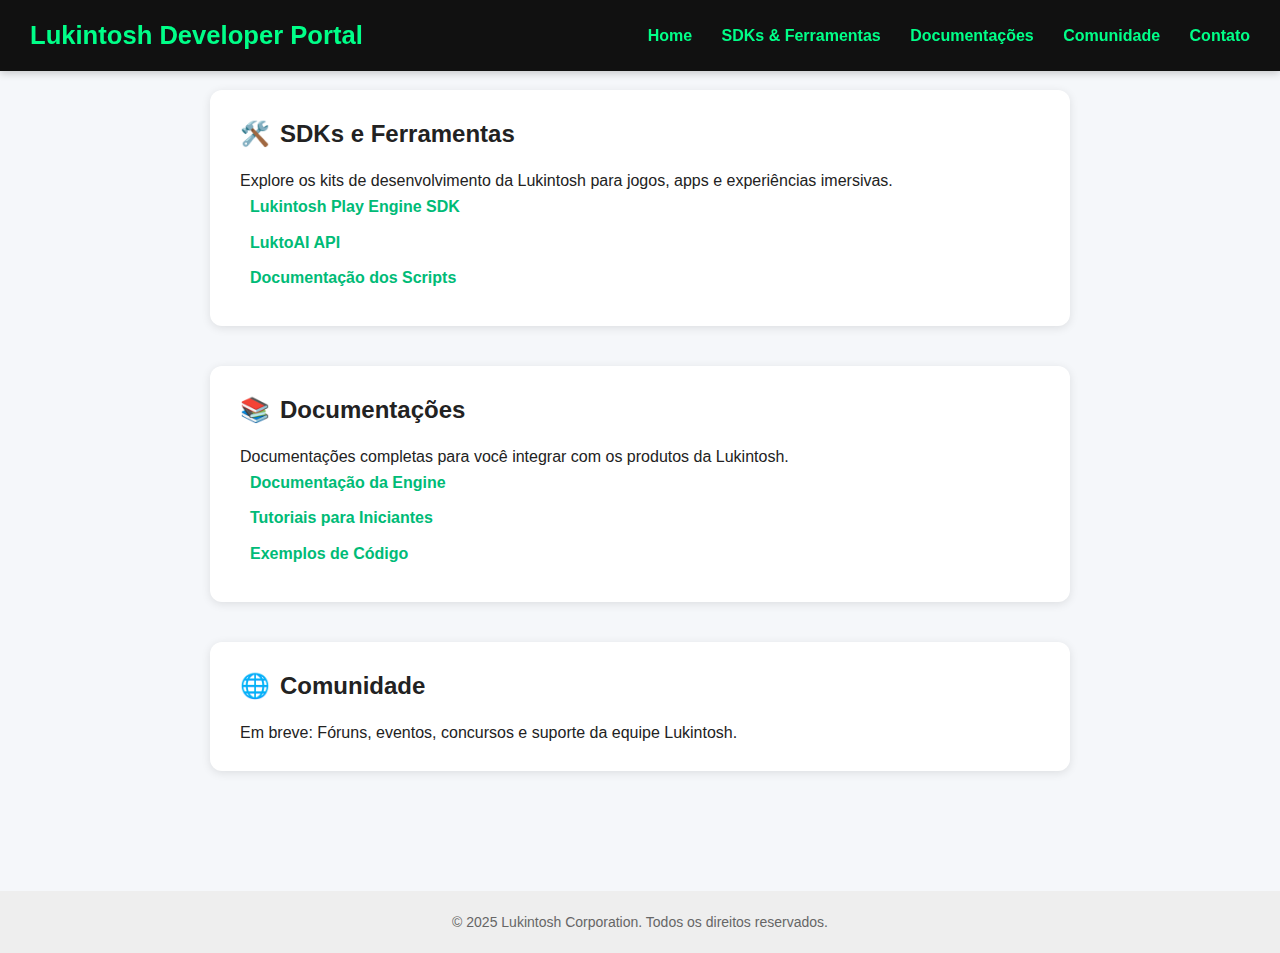
<file: index.html>
<!DOCTYPE html>
<html lang="pt-BR">
<head>
  <meta charset="UTF-8" />
  <meta name="viewport" content="width=device-width, initial-scale=1" />
  <title>Portal para Desenvolvedores | Lukintosh</title>
  <style>
    /* Reset básico */
    * {
      margin: 0;
      padding: 0;
      box-sizing: border-box;
    }
    body {
      font-family: 'Segoe UI', Tahoma, Geneva, Verdana, sans-serif;
      background: #f5f7fa;
      color: #222;
      line-height: 1.6;
      padding-top: 70px; /* espaço pro menu fixo */
    }
    header {
      position: fixed;
      top: 0;
      left: 0;
      width: 100%;
      background-color: #111;
      color: #00ff88;
      padding: 15px 30px;
      box-shadow: 0 2px 8px rgba(0,0,0,0.2);
      z-index: 1000;
      display: flex;
      align-items: center;
      justify-content: space-between;
    }
    header h1 {
      font-size: 1.6rem;
      user-select: none;
    }
    nav a {
      color: #00ff88;
      text-decoration: none;
      margin-left: 25px;
      font-weight: 600;
      transition: color 0.3s ease;
    }
    nav a:hover {
      color: #00cc66;
    }
    main {
      max-width: 900px;
      margin: 0 auto;
      padding: 20px;
    }
    section {
      margin-bottom: 40px;
    }
    .card {
      background: #fff;
      border-radius: 12px;
      box-shadow: 0 2px 10px rgba(0,0,0,0.1);
      padding: 25px 30px;
      transition: transform 0.3s ease, box-shadow 0.3s ease;
      cursor: default;
    }
    .card:hover {
      transform: translateY(-6px);
      box-shadow: 0 6px 30px rgba(0,0,0,0.15);
    }
    .card h2 {
      margin-bottom: 15px;
      display: flex;
      align-items: center;
      font-size: 1.5rem;
      gap: 10px;
    }
    /* Ícones simples com emojis */
    .icon-sdk::before { content: "🛠️"; }
    .icon-docs::before { content: "📚"; }
    .icon-community::before { content: "🌐"; }

    ul {
      list-style: none;
      padding-left: 10px;
    }
    li {
      margin-bottom: 10px;
    }
    a {
      color: #00bb77;
      text-decoration: none;
      font-weight: 600;
      transition: color 0.3s ease;
    }
    a:hover {
      color: #009955;
      text-decoration: underline;
    }
    footer {
      text-align: center;
      padding: 20px;
      font-size: 14px;
      background: #eee;
      color: #666;
      margin-top: 60px;
    }

    /* Responsividade */
    @media (max-width: 600px) {
      header {
        flex-direction: column;
        padding: 10px 15px;
        gap: 10px;
      }
      nav a {
        margin-left: 0;
        margin-right: 15px;
      }
      main {
        padding: 15px 10px;
      }
    }
  </style>
</head>
<body>
  <header>
    <h1>Lukintosh Developer Portal</h1>
    <nav>
       <a href="index.html">Home</a>
      <a href="sdks.html">SDKs & Ferramentas</a>
      <a href="docs.html">Documentações</a>
      <a href="community.html">Comunidade</a>
      <a href="contato.html">Contato</a>
    </nav>
  </header>

  <main>
    <section id="sdks" class="card">
      <h2 class="icon-sdk">SDKs e Ferramentas</h2>
      <p>Explore os kits de desenvolvimento da Lukintosh para jogos, apps e experiências imersivas.</p>
      <ul>
        <li><a href="#">Lukintosh Play Engine SDK</a></li>
        <li><a href="#">LuktoAI API</a></li>
        <li><a href="#">Documentação dos Scripts</a></li>
      </ul>
    </section>

    <section id="docs" class="card">
      <h2 class="icon-docs">Documentações</h2>
      <p>Documentações completas para você integrar com os produtos da Lukintosh.</p>
      <ul>
        <li><a href="#">Documentação da Engine</a></li>
        <li><a href="#">Tutoriais para Iniciantes</a></li>
        <li><a href="#">Exemplos de Código</a></li>
      </ul>
    </section>

    <section id="community" class="card">
      <h2 class="icon-community">Comunidade</h2>
      <p>Em breve: Fóruns, eventos, concursos e suporte da equipe Lukintosh.</p>
    </section>
  </main>

  <footer>
    &copy; 2025 Lukintosh Corporation. Todos os direitos reservados.
  </footer>
</body>
</html>
</file>
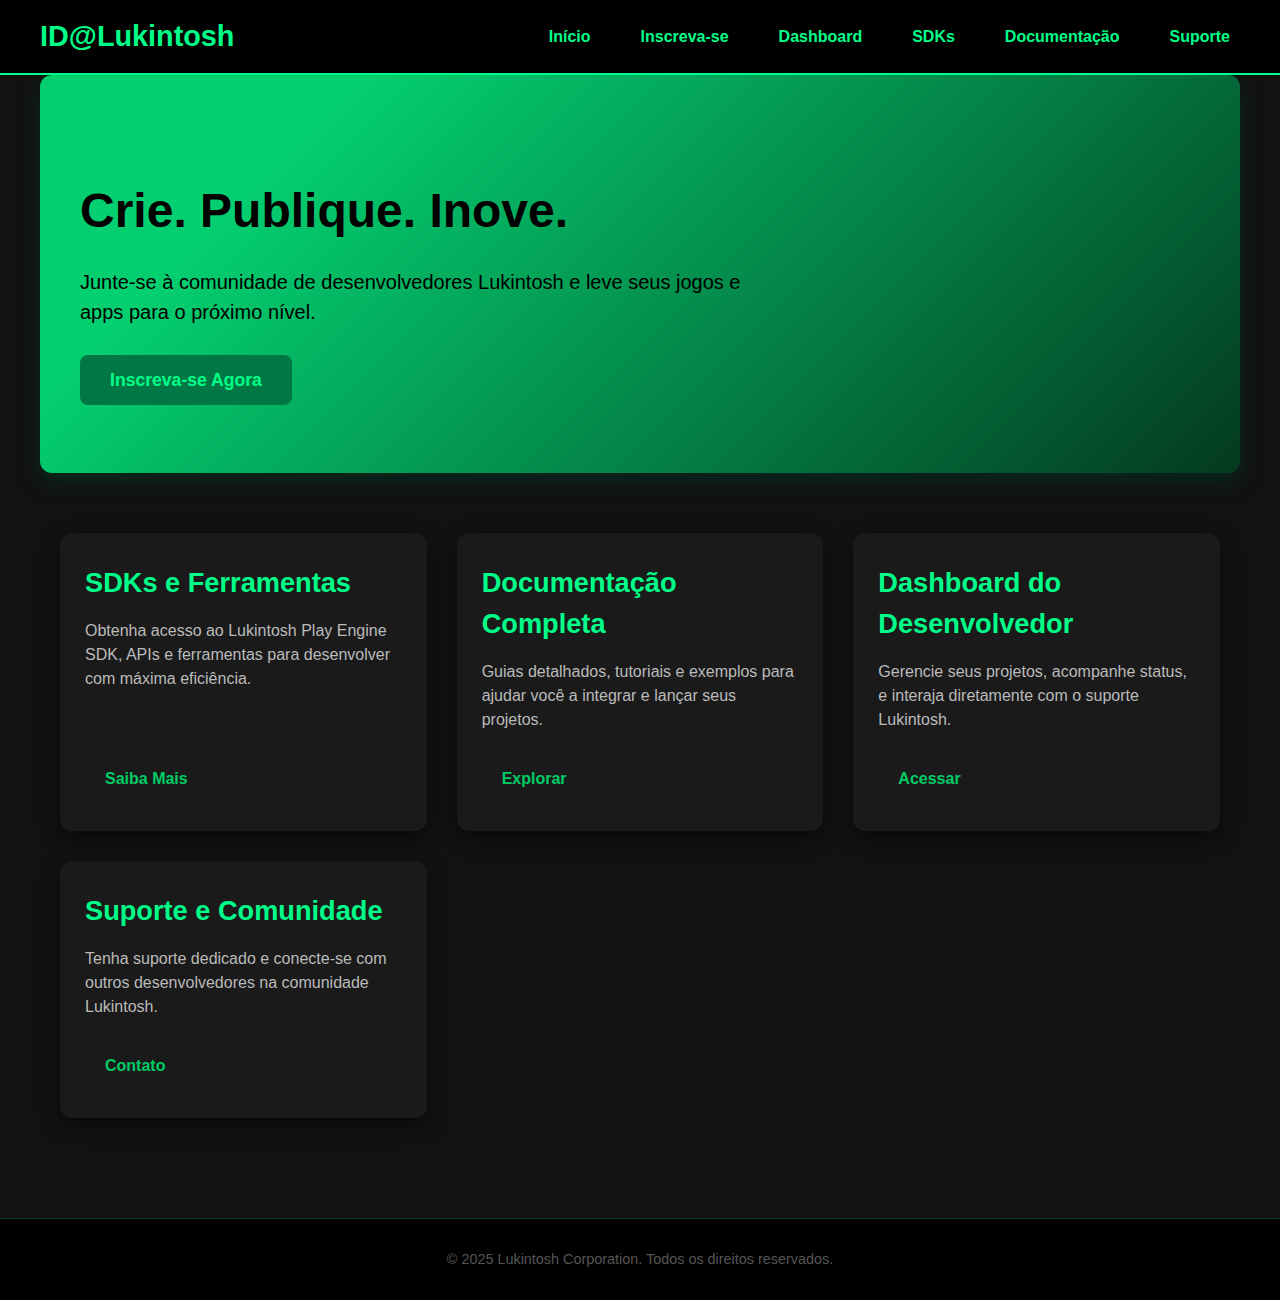
<file: public/index.html>
<!DOCTYPE html>
<html lang="pt-BR">
<head>
<meta charset="UTF-8" />
<meta name="viewport" content="width=device-width, initial-scale=1" />
<title>ID@Lukintosh - Portal de Desenvolvedores</title>
<style>
  /* Reset */
  * {
    margin: 0; padding: 0; box-sizing: border-box;
  }
  body {
    font-family: 'Segoe UI', Tahoma, Geneva, Verdana, sans-serif;
    background: #121212;
    color: #ddd;
    line-height: 1.5;
    min-height: 100vh;
  }
  header {
    position: fixed;
    width: 100%;
    top: 0; left: 0;
    background: #000;
    border-bottom: 2px solid #00ff88;
    display: flex;
    justify-content: space-between;
    align-items: center;
    padding: 15px 40px;
    z-index: 9999;
  }
  header h1 {
    font-weight: 700;
    color: #00ff88;
    font-size: 1.8rem;
    user-select: none;
  }
  nav {
    display: flex;
    gap: 30px;
  }
  nav a {
    text-decoration: none;
    color: #00ff88;
    font-weight: 600;
    font-size: 1rem;
    padding: 6px 10px;
    border-radius: 4px;
    transition: background-color 0.25s ease;
  }
  nav a:hover, nav a:focus {
    background: #007744;
    outline: none;
  }
  /* Hero */
  .hero {
    margin-top: 75px;
    background: linear-gradient(135deg, #00ff88cc 20%, #004422cc 100%);
    padding: 100px 40px 80px;
    color: #000;
    text-align: left;
    max-width: 1200px;
    margin-left: auto;
    margin-right: auto;
    border-radius: 12px;
    box-shadow: 0 8px 20px #003322aa;
  }
  .hero h2 {
    font-size: 3rem;
    margin-bottom: 20px;
    font-weight: 900;
  }
  .hero p {
    font-size: 1.25rem;
    max-width: 700px;
    margin-bottom: 40px;
  }
  .btn-primary {
    background: #007744;
    color: #00ff88;
    padding: 15px 30px;
    font-weight: 700;
    font-size: 1.1rem;
    border: none;
    border-radius: 8px;
    cursor: pointer;
    transition: background 0.3s ease;
    text-decoration: none;
  }
  .btn-primary:hover, .btn-primary:focus {
    background: #004411;
    color: #00cc66;
    outline: none;
  }
  main {
    max-width: 1200px;
    margin: 60px auto 100px;
    padding: 0 20px;
    display: grid;
    grid-template-columns: repeat(auto-fit, minmax(320px, 1fr));
    gap: 30px;
  }
  .card {
    background: #1a1a1a;
    border-radius: 12px;
    box-shadow: 0 6px 18px #0008;
    padding: 30px 25px;
    display: flex;
    flex-direction: column;
    justify-content: space-between;
    transition: transform 0.3s ease, box-shadow 0.3s ease;
  }
  .card:hover, .card:focus-within {
    transform: translateY(-8px);
    box-shadow: 0 12px 30px #000c;
  }
  .card h3 {
    font-size: 1.7rem;
    color: #00ff88;
    margin-bottom: 15px;
  }
  .card p {
    color: #bbb;
    flex-grow: 1;
  }
  .card a {
    margin-top: 25px;
    align-self: flex-start;
    font-weight: 700;
    color: #00cc66;
    text-decoration: none;
    font-size: 1rem;
    padding: 8px 18px;
    border: 2px solid transparent;
    border-radius: 6px;
    transition: background-color 0.3s ease, border-color 0.3s ease;
  }
  .card a:hover, .card a:focus {
    background-color: #003311;
    border-color: #00cc66;
    outline: none;
  }
  footer {
    background: #000;
    padding: 30px 20px;
    text-align: center;
    color: #555;
    font-size: 0.9rem;
    border-top: 1px solid #004422;
  }

  /* Responsivo */
  @media(max-width: 700px) {
    .hero h2 {
      font-size: 2rem;
    }
    main {
      grid-template-columns: 1fr;
      margin: 40px auto 80px;
    }
    nav {
      gap: 15px;
    }
  }
</style>
</head>
<body>

<header>
  <h1>ID@Lukintosh</h1>
  <nav role="navigation" aria-label="Menu principal">
    <a href="index.html" tabindex="0">Início</a>
    <a href="register.html" tabindex="0">Inscreva-se</a>
    <a href="dashboard.html" tabindex="0">Dashboard</a>
    <a href="sdk-download.html" tabindex="0">SDKs</a>
    <a href="documentacao.html" tabindex="0">Documentação</a>
    <a href="suporte.html" tabindex="0">Suporte</a>
  </nav>
</header>

<section class="hero" role="banner" aria-label="Seja um desenvolvedor Lukintosh">
  <h2>Crie. Publique. Inove.</h2>
  <p>Junte-se à comunidade de desenvolvedores Lukintosh e leve seus jogos e apps para o próximo nível.</p>
  <a href="register.html" class="btn-primary" role="button">Inscreva-se Agora</a>
</section>

<main role="main" aria-label="Benefícios e recursos">
  <article class="card" tabindex="0">
    <h3>SDKs e Ferramentas</h3>
    <p>Obtenha acesso ao Lukintosh Play Engine SDK, APIs e ferramentas para desenvolver com máxima eficiência.</p>
    <a href="sdk-download.html">Saiba Mais</a>
  </article>

  <article class="card" tabindex="0">
    <h3>Documentação Completa</h3>
    <p>Guias detalhados, tutoriais e exemplos para ajudar você a integrar e lançar seus projetos.</p>
    <a href="documentacao.html">Explorar</a>
  </article>

  <article class="card" tabindex="0">
    <h3>Dashboard do Desenvolvedor</h3>
    <p>Gerencie seus projetos, acompanhe status, e interaja diretamente com o suporte Lukintosh.</p>
    <a href="dashboard.html">Acessar</a>
  </article>

  <article class="card" tabindex="0">
    <h3>Suporte e Comunidade</h3>
    <p>Tenha suporte dedicado e conecte-se com outros desenvolvedores na comunidade Lukintosh.</p>
    <a href="suporte.html">Contato</a>
  </article>
</main>

<footer role="contentinfo">
  &copy; 2025 Lukintosh Corporation. Todos os direitos reservados.
</footer>

</body>
</html>
</file>
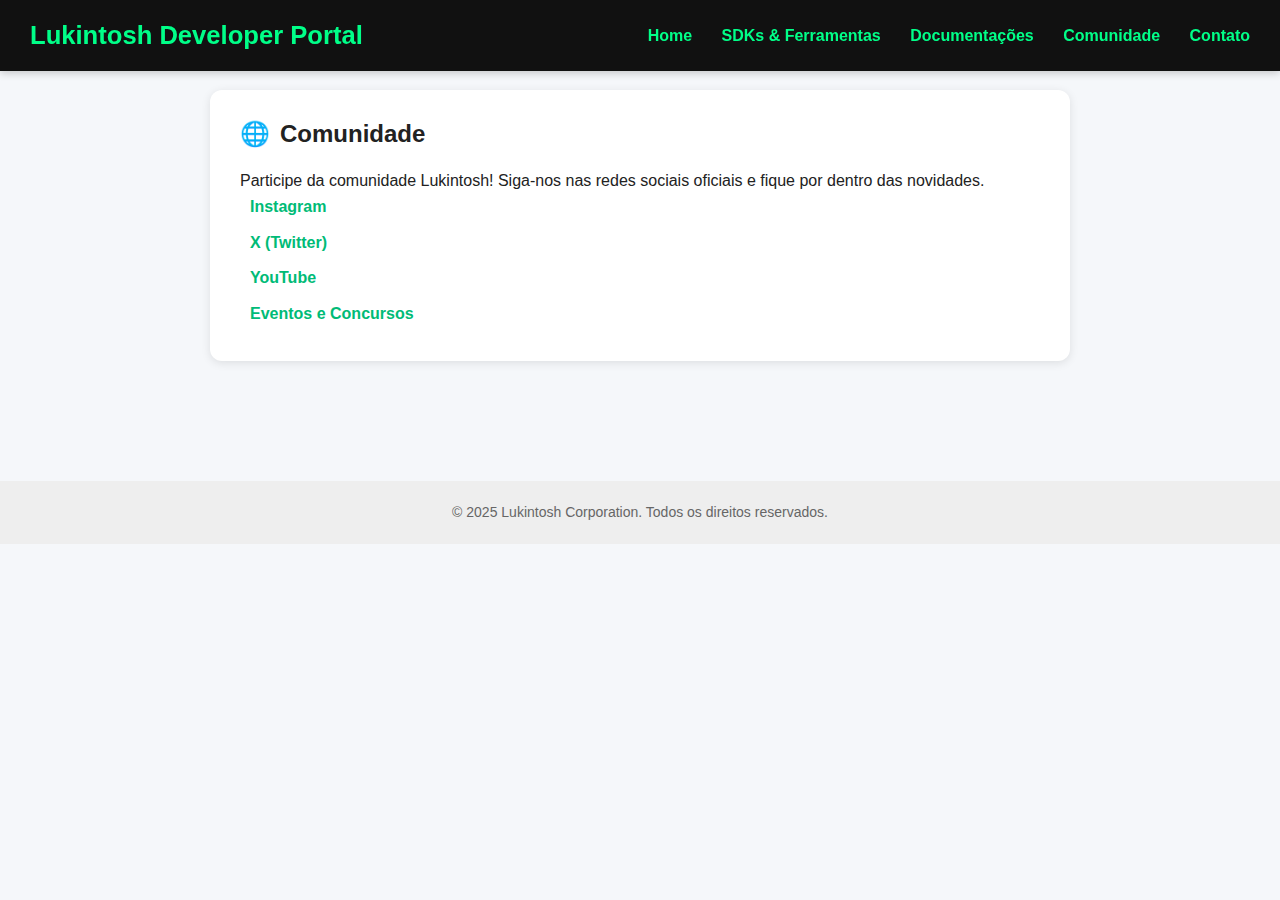
<file: community.html>
<!DOCTYPE html>
<html lang="pt-BR">
<head>
  <meta charset="UTF-8" />
  <meta name="viewport" content="width=device-width, initial-scale=1" />
  <title>Comunidade | Lukintosh Developer Portal</title>
  <link rel="stylesheet" href="style.css" />
</head>
<body>
  <header>
    <h1>Lukintosh Developer Portal</h1>
    <nav>
      <a href="index.html">Home</a>
      <a href="sdks.html">SDKs & Ferramentas</a>
      <a href="docs.html">Documentações</a>
      <a href="community.html">Comunidade</a>
      <a href="contato.html">Contato</a>
    </nav>
  </header>

  <main>
    <section class="card">
      <h2 class="icon-community">Comunidade</h2>
      <p>Participe da comunidade Lukintosh! Siga-nos nas redes sociais oficiais e fique por dentro das novidades.</p>
      <ul>
        <li><a href="https://instagram.com/lukintoshdotcom" target="_blank" rel="noopener noreferrer">Instagram</a></li>
        <li><a href="https://x.com/lukintosh" target="_blank" rel="noopener noreferrer">X (Twitter)</a></li>
        <li><a href="https://www.youtube.com/@TheLukintosh" target="_blank" rel="noopener noreferrer">YouTube</a></li>
        <li><a href="#">Eventos e Concursos</a></li>
      </ul>
    </section>
  </main>

  <footer>
    &copy; 2025 Lukintosh Corporation. Todos os direitos reservados.
  </footer>
</body>
</html>
</file>
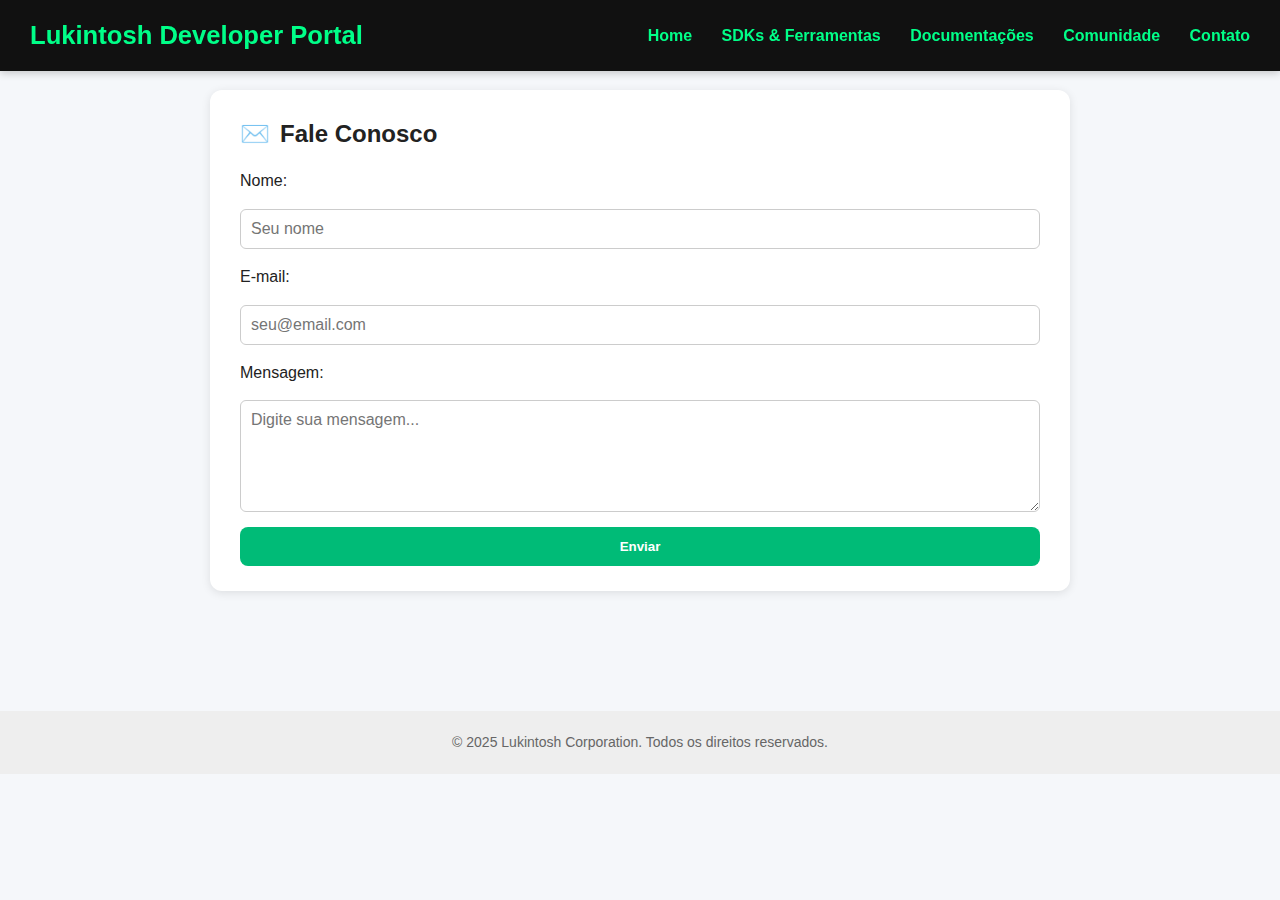
<file: contato.html>
<!DOCTYPE html>
<html lang="pt-BR">
<head>
  <meta charset="UTF-8" />
  <meta name="viewport" content="width=device-width, initial-scale=1" />
  <title>Contato | Lukintosh Developer Portal</title>
  <link rel="stylesheet" href="style.css" />
</head>
<body>
  <header>
    <h1>Lukintosh Developer Portal</h1>
    <nav>
      <a href="index.html">Home</a>
      <a href="sdks.html">SDKs & Ferramentas</a>
      <a href="docs.html">Documentações</a>
      <a href="community.html">Comunidade</a>
      <a href="contato.html">Contato</a>
    </nav>
  </header>

  <main>
    <section class="card">
      <h2 class="icon-contact">Fale Conosco</h2>
      <form action="#" method="POST">
        <label for="nome">Nome:</label>
        <input type="text" id="nome" name="nome" required placeholder="Seu nome" />

        <label for="email">E-mail:</label>
        <input type="email" id="email" name="email" required placeholder="seu@email.com" />

        <label for="mensagem">Mensagem:</label>
        <textarea id="mensagem" name="mensagem" rows="5" required placeholder="Digite sua mensagem..."></textarea>

        <button type="submit">Enviar</button>
      </form>
    </section>
  </main>

  <footer>
    &copy; 2025 Lukintosh Corporation. Todos os direitos reservados.
  </footer>
</body>
</html>
</file>
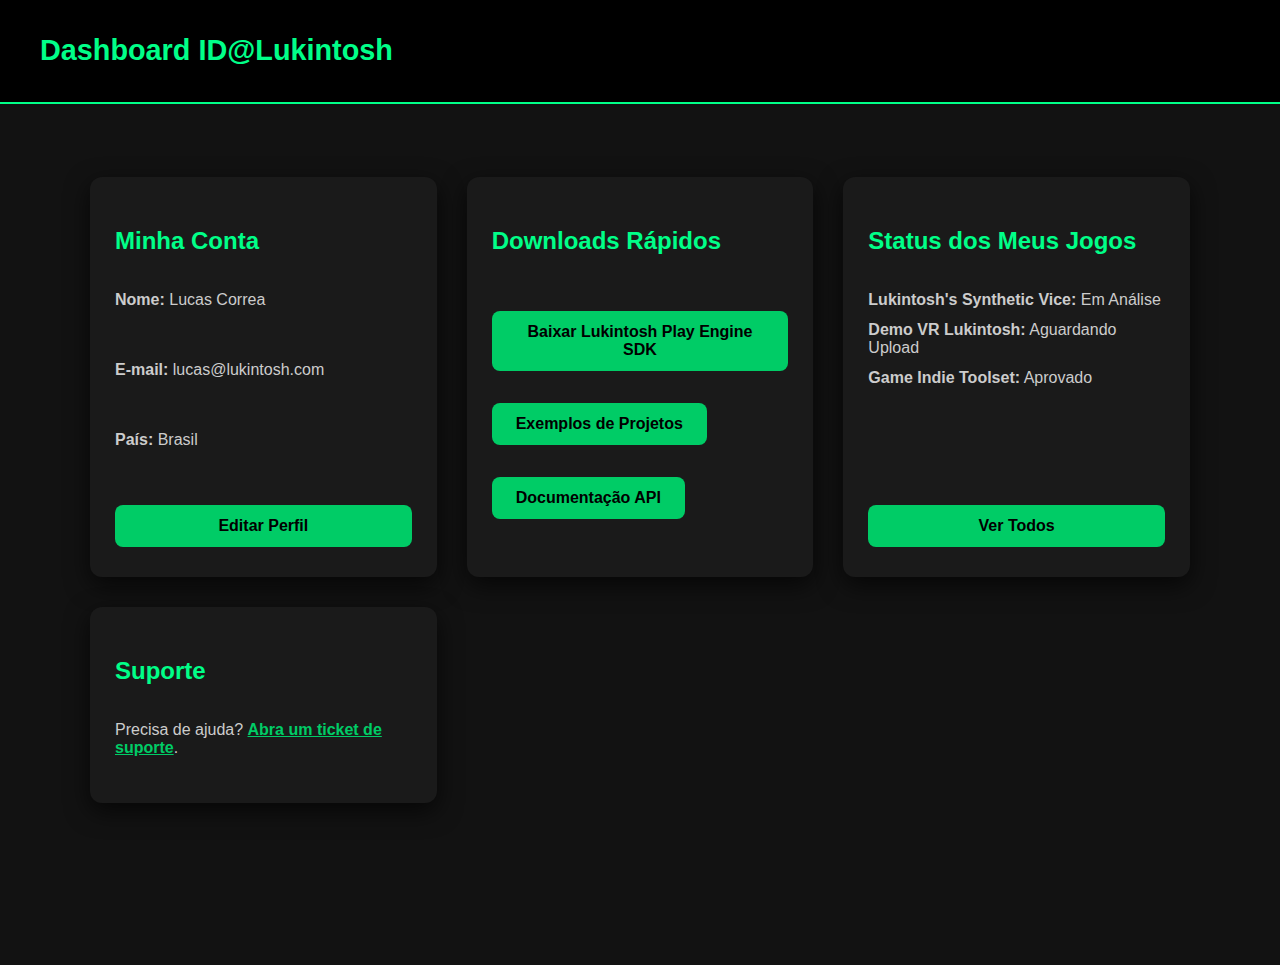
<file: dashboard.html>
<!DOCTYPE html>
<html lang="pt-BR">
<head>
<meta charset="UTF-8" />
<meta name="viewport" content="width=device-width, initial-scale=1" />
<title>Dashboard - ID@Lukintosh</title>
<style>
  body {
    margin: 0;
    font-family: 'Segoe UI', Tahoma, Geneva, Verdana, sans-serif;
    background: #121212;
    color: #ddd;
    min-height: 100vh;
  }
  header {
    position: fixed;
    width: 100%;
    top: 0; left: 0;
    background: #000;
    border-bottom: 2px solid #00ff88;
    padding: 15px 40px;
    z-index: 10000;
    display: flex;
    justify-content: space-between;
    align-items: center;
  }
  header h1 {
    color: #00ff88;
    font-weight: 700;
    font-size: 1.8rem;
  }
  nav {
    margin-top: 65px;
    background: #111;
    padding: 12px 40px;
    display: flex;
    gap: 25px;
  }
  nav a {
    color: #00ff88;
    text-decoration: none;
    font-weight: 600;
    transition: color 0.3s ease;
  }
  nav a:hover, nav a:focus {
    color: #009944;
    outline: none;
  }
  main {
    max-width: 1100px;
    margin: 50px auto 80px;
    padding: 20px 40px;
    display: grid;
    grid-template-columns: repeat(auto-fit,minmax(320px,1fr));
    gap: 30px;
  }
  .card {
    background: #1a1a1a;
    border-radius: 12px;
    padding: 30px 25px;
    box-shadow: 0 8px 25px #000a;
    transition: transform 0.3s ease, box-shadow 0.3s ease;
    display: flex;
    flex-direction: column;
  }
  .card:hover, .card:focus-within {
    transform: translateY(-10px);
    box-shadow: 0 12px 35px #000c;
  }
  .card h2 {
    color: #00ff88;
    margin-bottom: 20px;
    font-weight: 700;
  }
  .card p, .card ul {
    color: #ccc;
    flex-grow: 1;
  }
  ul {
    list-style: none;
    padding-left: 0;
  }
  li {
    margin-bottom: 12px;
    font-weight: 500;
  }
  a.link-button {
    margin-top: 20px;
    display: inline-block;
    padding: 12px 24px;
    background: #00cc66;
    color: #000;
    font-weight: 700;
    border-radius: 8px;
    text-decoration: none;
    text-align: center;
    transition: background 0.3s ease;
  }
  a.link-button:hover, a.link-button:focus {
    background: #009944;
    outline: none;
  }
</style>
</head>
<body>

<header>
  <h1>Dashboard ID@Lukintosh</h1>
</header>

<nav role="navigation" aria-label="Menu do usuário">
  <a href="index.html">Início</a>
  <a href="sdk-download.html">SDKs</a>
  <a href="documentacao.html">Documentação</a>
  <a href="status-jogos.html">Meus Jogos</a>
  <a href="suporte.html">Suporte</a>
  <a href="register.html">Sair</a>
</nav>

<main role="main" aria-label="Conteúdo principal do dashboard">
  <section class="card" tabindex="0">
    <h2>Minha Conta</h2>
    <p><strong>Nome:</strong> Lucas Correa</p>
    <p><strong>E-mail:</strong> lucas@lukintosh.com</p>
    <p><strong>País:</strong> Brasil</p>
    <a href="register.html" class="link-button">Editar Perfil</a>
  </section>

  <section class="card" tabindex="0">
    <h2>Downloads Rápidos</h2>
    <ul>
      <li><a href="#" class="link-button">Baixar Lukintosh Play Engine SDK</a></li>
      <li><a href="#" class="link-button">Exemplos de Projetos</a></li>
      <li><a href="#" class="link-button">Documentação API</a></li>
    </ul>
  </section>

  <section class="card" tabindex="0">
    <h2>Status dos Meus Jogos</h2>
    <ul>
      <li><strong>Lukintosh's Synthetic Vice:</strong> Em Análise</li>
      <li><strong>Demo VR Lukintosh:</strong> Aguardando Upload</li>
      <li><strong>Game Indie Toolset:</strong> Aprovado</li>
    </ul>
    <a href="status-jogos.html" class="link-button">Ver Todos</a>
  </section>

  <section class="card" tabindex="0">
    <h2>Suporte</h2>
    <p>Precisa de ajuda? <a href="suporte.html" style="color:#00cc66; font-weight:700;">Abra um ticket de suporte</a>.</p>
  </section>
</main>

</body>
</html>
</file>
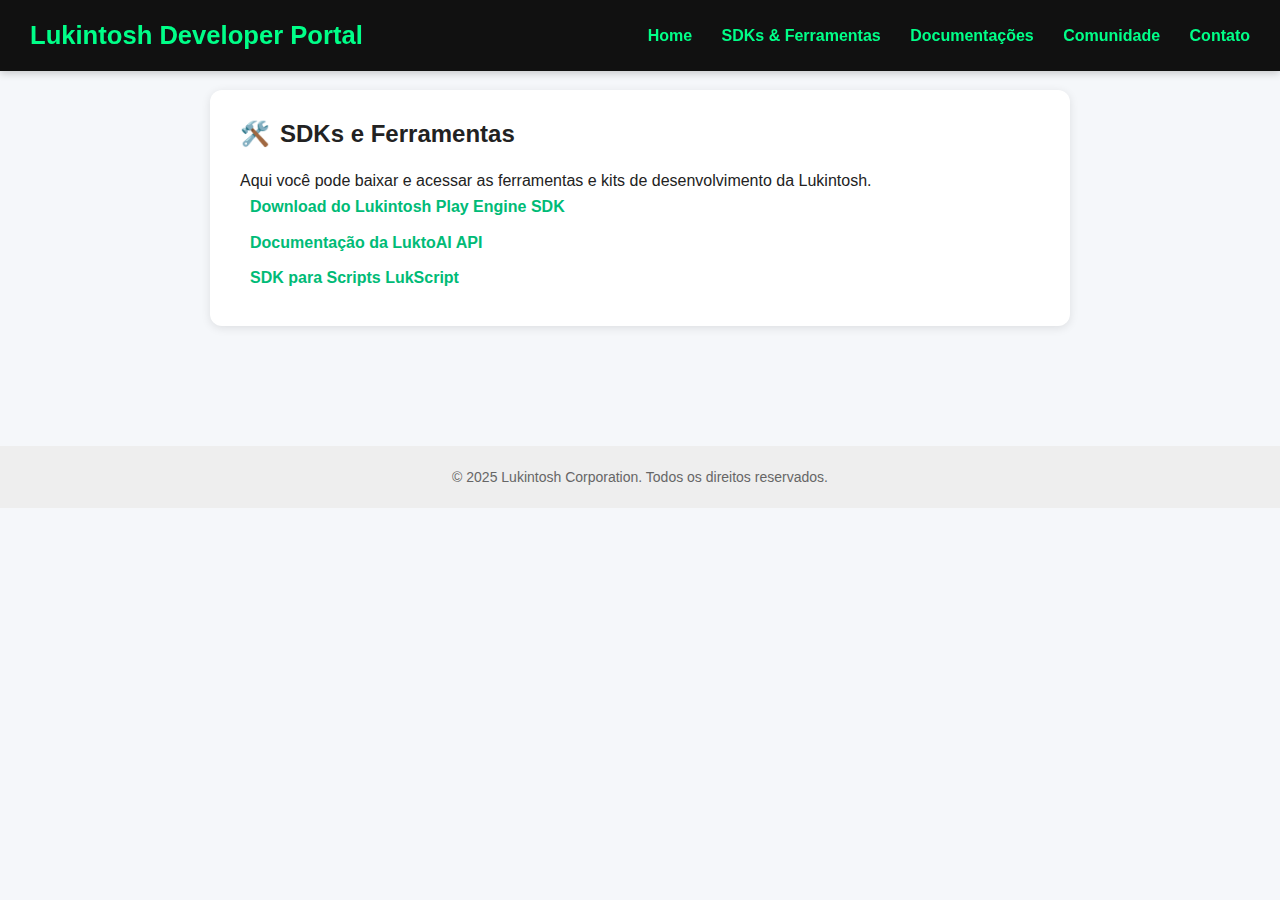
<file: docs.html>
<!DOCTYPE html>
<html lang="pt-BR">
<head>
  <meta charset="UTF-8" />
  <meta name="viewport" content="width=device-width, initial-scale=1" />
  <title>SDKs e Ferramentas | Lukintosh Developer Portal</title>
  <link rel="stylesheet" href="style.css" />
</head>
<body>
  <header>
    <h1>Lukintosh Developer Portal</h1>
    <nav>
      <a href="index.html">Home</a>
      <a href="sdks.html">SDKs & Ferramentas</a>
      <a href="docs.html">Documentações</a>
      <a href="community.html">Comunidade</a>
      <a href="contato.html">Contato</a>
    </nav>
  </header>

  <main>
    <section class="card">
      <h2 class="icon-sdk">SDKs e Ferramentas</h2>
      <p>Aqui você pode baixar e acessar as ferramentas e kits de desenvolvimento da Lukintosh.</p>
      <ul>
        <li><a href="#">Download do Lukintosh Play Engine SDK</a></li>
        <li><a href="#">Documentação da LuktoAI API</a></li>
        <li><a href="#">SDK para Scripts LukScript</a></li>
      </ul>
    </section>
  </main>

  <footer>
    &copy; 2025 Lukintosh Corporation. Todos os direitos reservados.
  </footer>
</body>
</html>
</file>
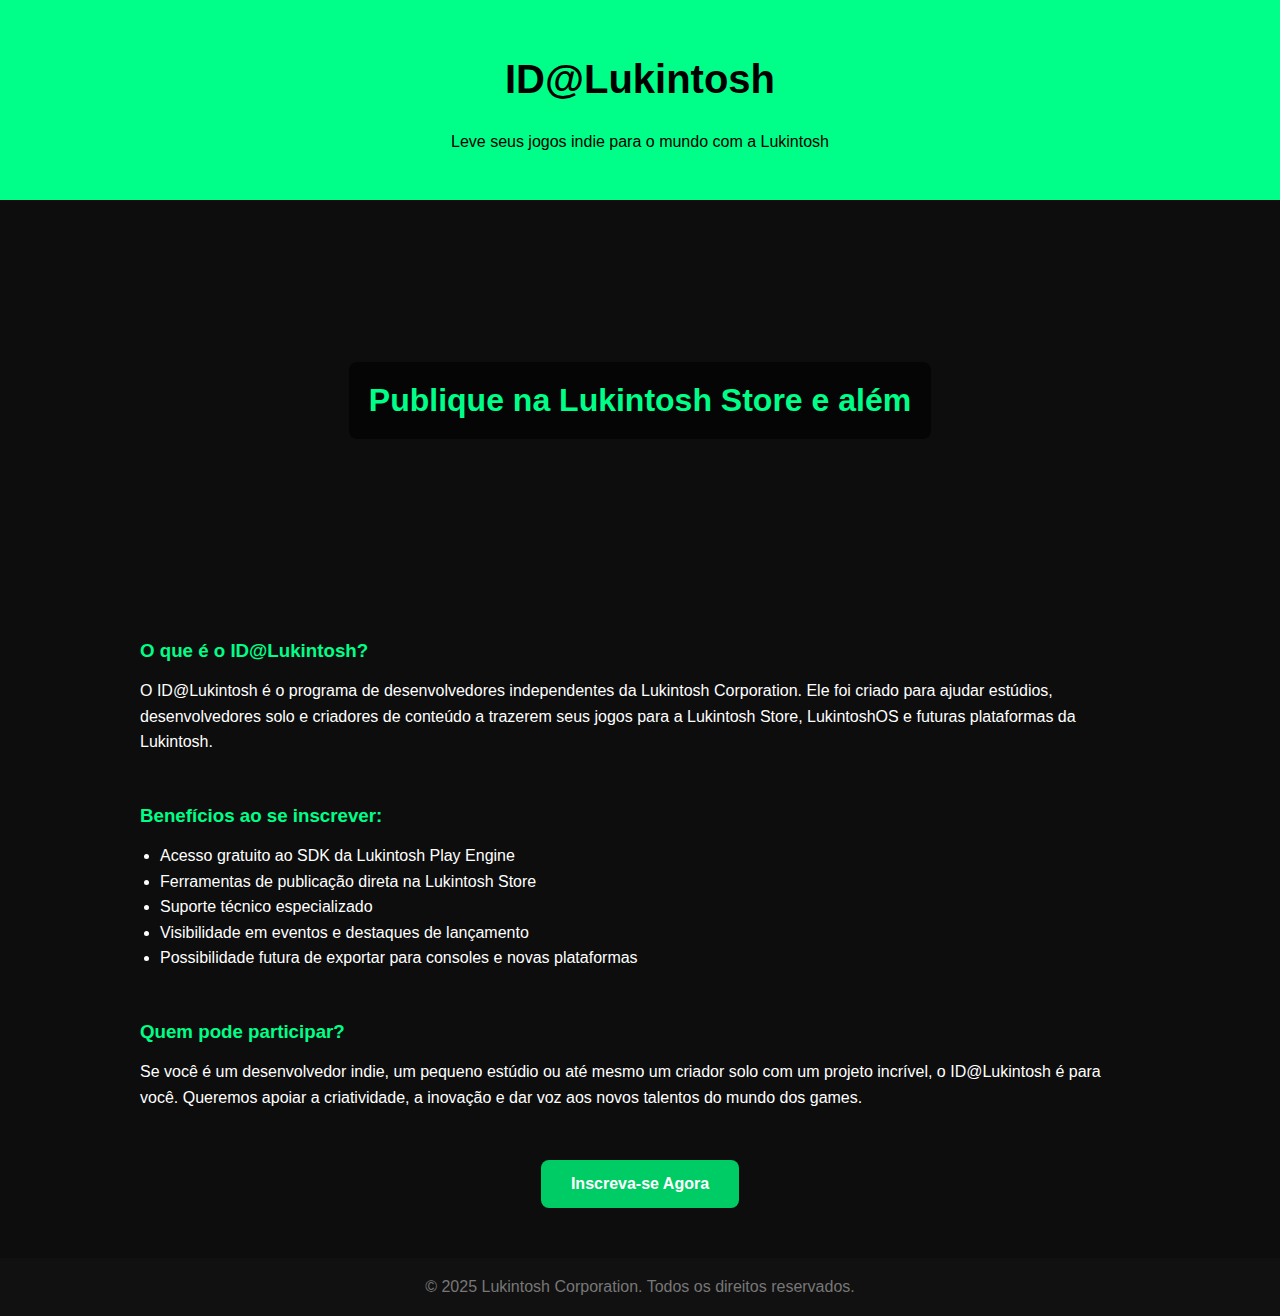
<file: id-lukintosh.html>
<!DOCTYPE html>
<html lang="pt-BR">
<head>
  <meta charset="UTF-8">
  <meta name="viewport" content="width=device-width, initial-scale=1.0">
  <title>ID@Lukintosh - Publique seus Jogos com a Lukintosh</title>
  <style>
    body {
      font-family: 'Segoe UI', Tahoma, Geneva, Verdana, sans-serif;
      background-color: #0d0d0d;
      color: #ffffff;
      margin: 0;
      padding: 0;
    }
    header {
      background-color: #00ff88;
      color: #000;
      padding: 30px;
      text-align: center;
    }
    header h1 {
      font-size: 2.5rem;
    }
    .hero {
      background: url('https://via.placeholder.com/1400x400?text=ID@Lukintosh+Banner') center/cover no-repeat;
      height: 400px;
      display: flex;
      align-items: center;
      justify-content: center;
      text-align: center;
    }
    .hero h2 {
      background-color: rgba(0, 0, 0, 0.6);
      padding: 20px;
      border-radius: 8px;
      color: #00ff88;
      font-size: 2rem;
    }
    main {
      max-width: 1000px;
      margin: 40px auto;
      padding: 0 20px;
    }
    section {
      margin-bottom: 50px;
    }
    h3 {
      color: #00ff88;
      margin-bottom: 15px;
    }
    p, li {
      line-height: 1.6;
    }
    ul {
      padding-left: 20px;
    }
    .cta-button {
      display: inline-block;
      padding: 15px 30px;
      background-color: #00cc66;
      color: #fff;
      text-decoration: none;
      font-weight: bold;
      border-radius: 8px;
      transition: background 0.3s ease;
    }
    .cta-button:hover {
      background-color: #00994d;
    }
    footer {
      text-align: center;
      padding: 20px;
      background-color: #111;
      color: #777;
    }
  </style>
</head>
<body>

<header>
  <h1>ID@Lukintosh</h1>
  <p>Leve seus jogos indie para o mundo com a Lukintosh</p>
</header>

<div class="hero">
  <h2>Publique na Lukintosh Store e além</h2>
</div>

<main>

  <section>
    <h3>O que é o ID@Lukintosh?</h3>
    <p>O ID@Lukintosh é o programa de desenvolvedores independentes da Lukintosh Corporation. Ele foi criado para ajudar estúdios, desenvolvedores solo e criadores de conteúdo a trazerem seus jogos para a Lukintosh Store, LukintoshOS e futuras plataformas da Lukintosh.</p>
  </section>

  <section>
    <h3>Benefícios ao se inscrever:</h3>
    <ul>
      <li>Acesso gratuito ao SDK da Lukintosh Play Engine</li>
      <li>Ferramentas de publicação direta na Lukintosh Store</li>
      <li>Suporte técnico especializado</li>
      <li>Visibilidade em eventos e destaques de lançamento</li>
      <li>Possibilidade futura de exportar para consoles e novas plataformas</li>
    </ul>
  </section>

  <section>
    <h3>Quem pode participar?</h3>
    <p>Se você é um desenvolvedor indie, um pequeno estúdio ou até mesmo um criador solo com um projeto incrível, o ID@Lukintosh é para você. Queremos apoiar a criatividade, a inovação e dar voz aos novos talentos do mundo dos games.</p>
  </section>

  <section style="text-align: center;">
    <a class="cta-button" href="register.html">Inscreva-se Agora</a>
  </section>

</main>

<footer>
  &copy; 2025 Lukintosh Corporation. Todos os direitos reservados.
</footer>

</body>
</html>
</file>
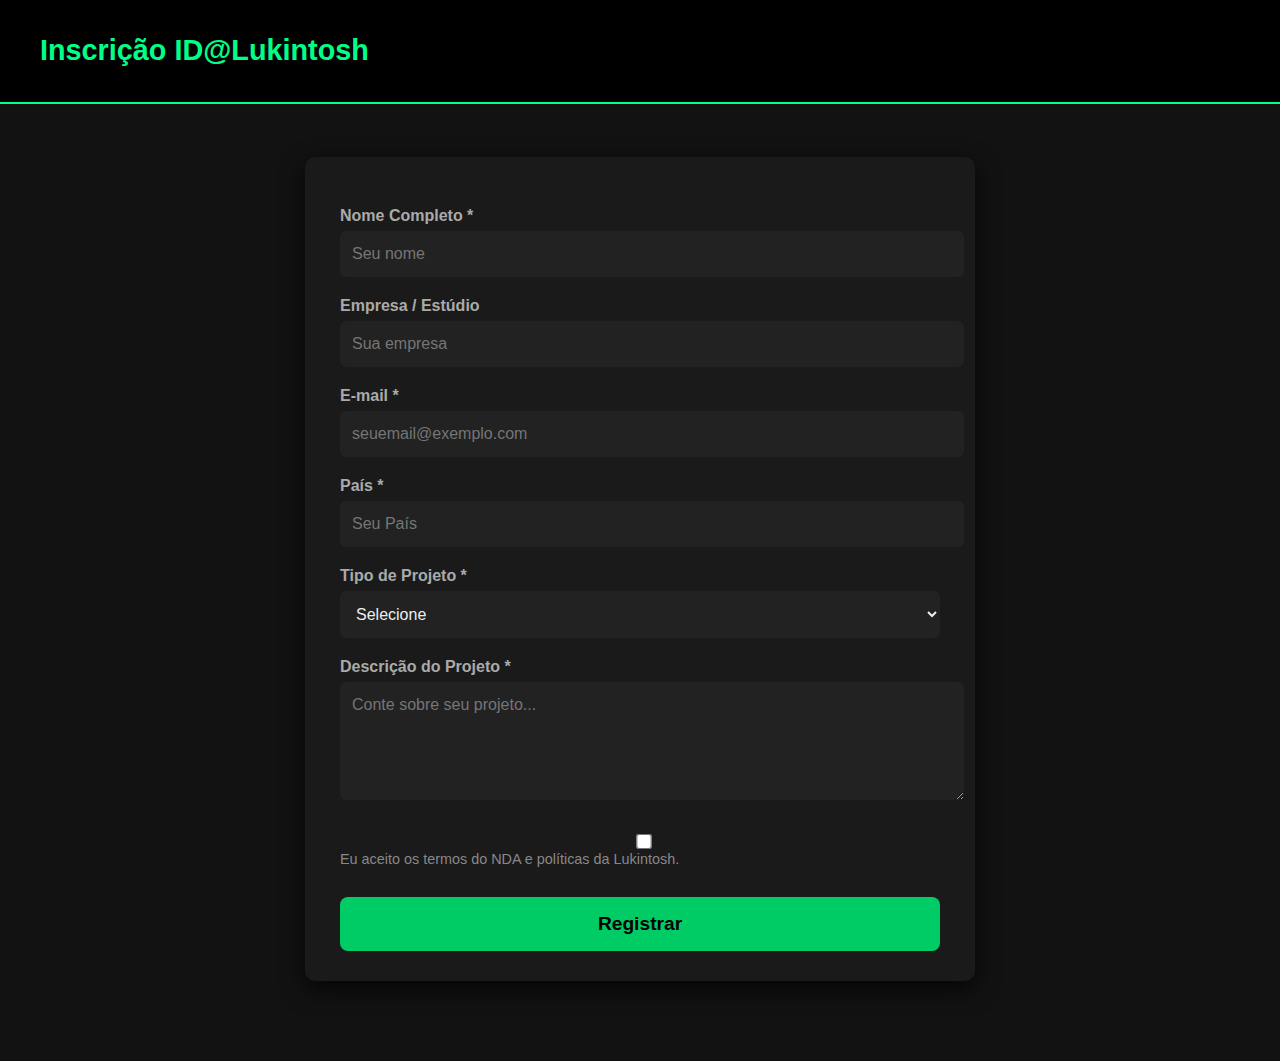
<file: register.html>
<!DOCTYPE html>
<html lang="pt-BR">
<head>
<meta charset="UTF-8" />
<meta name="viewport" content="width=device-width, initial-scale=1" />
<title>Inscrição - ID@Lukintosh</title>
<style>
  body {
    margin: 0;
    background: #121212;
    font-family: 'Segoe UI', Tahoma, Geneva, Verdana, sans-serif;
    color: #ddd;
  }
  header {
    position: fixed;
    width: 100%;
    top: 0; left: 0;
    background: #000;
    border-bottom: 2px solid #00ff88;
    padding: 15px 40px;
    box-sizing: border-box;
    z-index: 10000;
  }
  header h1 {
    color: #00ff88;
    font-weight: 700;
    font-size: 1.8rem;
    user-select: none;
  }
  nav {
    margin-top: 65px;
    background: #111;
    padding: 12px 40px;
    display: flex;
    gap: 25px;
  }
  nav a {
    color: #00ff88;
    text-decoration: none;
    font-weight: 600;
    transition: color 0.3s ease;
  }
  nav a:hover, nav a:focus {
    color: #009944;
  }
  main {
    max-width: 600px;
    margin: 50px auto 80px;
    background: #1a1a1a;
    padding: 30px 35px;
    border-radius: 10px;
    box-shadow: 0 8px 25px #000b;
  }
  form label {
    display: block;
    margin-top: 20px;
    font-weight: 600;
    color: #aaa;
  }
  form input, form select, form textarea {
    width: 100%;
    padding: 14px 12px;
    margin-top: 6px;
    background: #222;
    border: none;
    border-radius: 6px;
    color: #eee;
    font-size: 1rem;
    font-family: inherit;
    transition: background-color 0.3s ease;
  }
  form input:focus, form select:focus, form textarea:focus {
    background: #333;
    outline: none;
  }
  button[type="submit"] {
    margin-top: 30px;
    width: 100%;
    padding: 16px;
    font-weight: 700;
    font-size: 1.2rem;
    background: #00cc66;
    border: none;
    border-radius: 8px;
    color: #000;
    cursor: pointer;
    transition: background-color 0.3s ease;
  }
  button[type="submit"]:hover, button[type="submit"]:focus {
    background: #009944;
    outline: none;
  }
  .checkbox-label {
    margin-top: 25px;
    font-weight: 500;
    font-size: 0.9rem;
    color: #888;
    user-select: none;
  }
  .checkbox-label input {
    margin-right: 12px;
    transform: scale(1.2);
    vertical-align: middle;
    cursor: pointer;
  }
</style>
</head>
<body>

<header>
  <h1>Inscrição ID@Lukintosh</h1>
</header>

<nav role="navigation" aria-label="Menu secundário">
  <a href="index.html">Início</a>
  <a href="dashboard.html">Dashboard</a>
  <a href="sdk-download.html">SDKs</a>
  <a href="documentacao.html">Documentação</a>
  <a href="suporte.html">Suporte</a>
</nav>

<main>
  <form novalidate>
    <label for="nome">Nome Completo *</label>
    <input type="text" id="nome" name="nome" required placeholder="Seu nome" />

    <label for="empresa">Empresa / Estúdio</label>
    <input type="text" id="empresa" name="empresa" placeholder="Sua empresa" />

    <label for="email">E-mail *</label>
    <input type="email" id="email" name="email" required placeholder="seuemail@exemplo.com" />

    <label for="pais">País *</label>
    <input type="text" id="pais" name="pais" required placeholder="Seu País" />

    <label for="tipoProjeto">Tipo de Projeto *</label>
    <select id="tipoProjeto" name="tipoProjeto" required>
      <option value="" disabled selected>Selecione</option>
      <option value="jogo">Jogo</option>
      <option value="app">Aplicativo</option>
      <option value="ferramenta">Ferramenta / Plugin</option>
      <option value="outro">Outro</option>
    </select>

    <label for="descricao">Descrição do Projeto *</label>
    <textarea id="descricao" name="descricao" rows="5" required placeholder="Conte sobre seu projeto..."></textarea>

    <label class="checkbox-label" for="aceitoNDA">
      <input type="checkbox" id="aceitoNDA" />
      Eu aceito os termos do NDA e políticas da Lukintosh.
    </label>

    <button type="submit" id="submitBtn" disabled>Registrar</button>
  </form>
</main>

<script>
  const checkbox = document.getElementById('aceitoNDA');
  const btn = document.getElementById('submitBtn');

  checkbox.addEventListener('change', () => {
    btn.disabled = !checkbox.checked;
  });

  btn.addEventListener('click', (event) => {
    event.preventDefault(); // evita envio padrão

    if (!checkbox.checked) {
      alert('Você precisa aceitar os termos do NDA para continuar.');
      return;
    }

    // Aqui você pode validar outros campos ou enviar pro backend
    // Por enquanto, só salva o NDA e vai pro dashboard
    localStorage.setItem('ndaAceito', 'true');

    // Redireciona para o dashboard
    window.location.href = 'dashboard.html';
  });
</script>

</body>
</html>
</file>
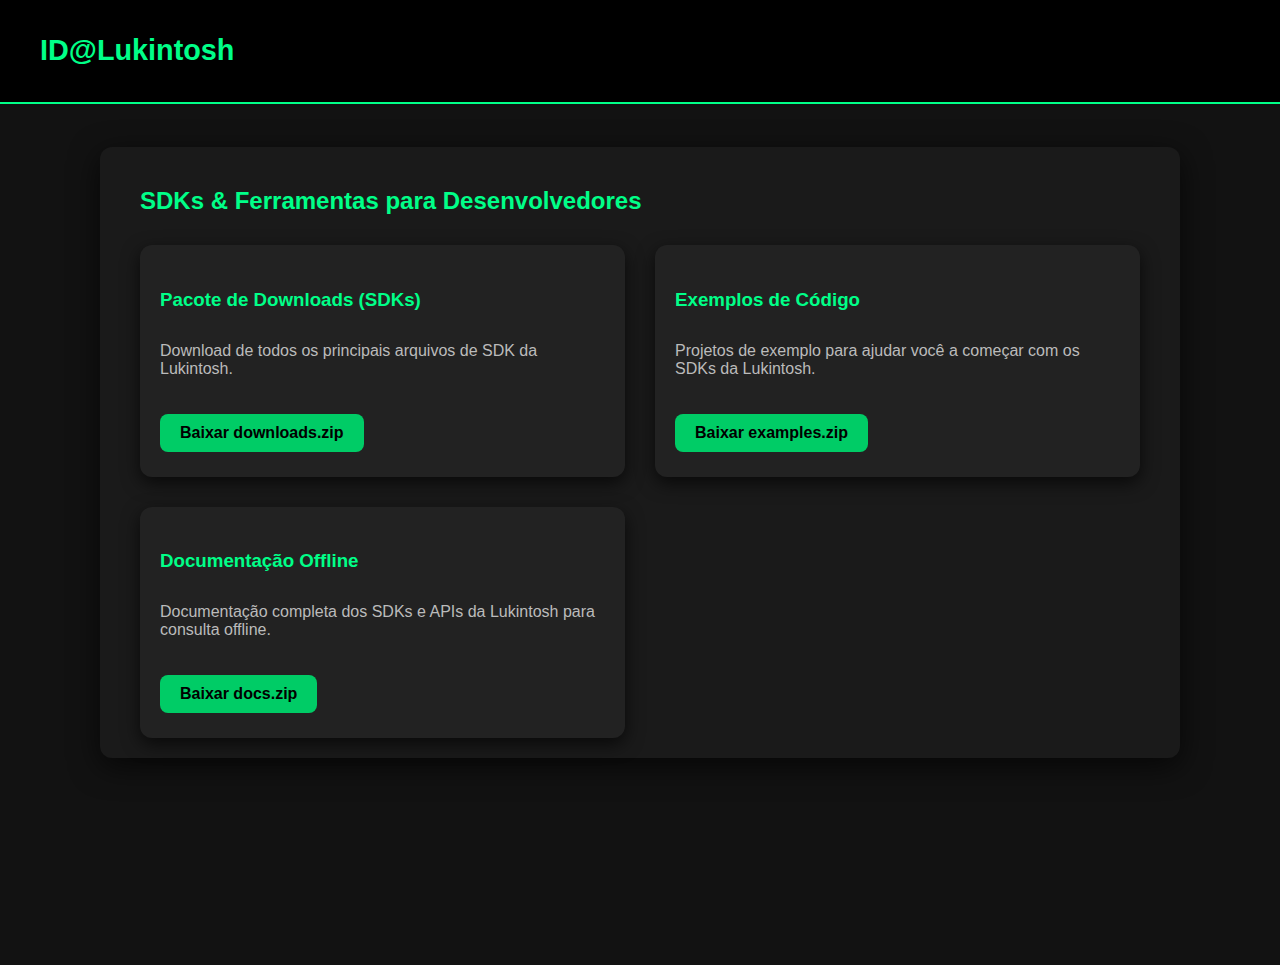
<file: sdk-download.html>
<!DOCTYPE html>
<html lang="pt-BR">
<head>
<meta charset="UTF-8" />
<meta name="viewport" content="width=device-width, initial-scale=1" />
<title>SDKs & Ferramentas - ID@Lukintosh</title>
<style>
  body {
    margin: 0;
    font-family: 'Segoe UI', Tahoma, Geneva, Verdana, sans-serif;
    background: #121212;
    color: #ddd;
    min-height: 100vh;
  }
  header {
    position: fixed;
    top: 0; left: 0; width: 100%;
    background: #000;
    border-bottom: 2px solid #00ff88;
    padding: 15px 40px;
    display: flex;
    align-items: center;
    justify-content: space-between;
    z-index: 10000;
  }
  header h1 {
    color: #00ff88;
    font-weight: 700;
    font-size: 1.8rem;
    user-select: none;
  }
  nav {
    margin-top: 65px;
    background: #111;
    padding: 12px 40px;
    display: flex;
    gap: 25px;
  }
  nav a {
    color: #00ff88;
    text-decoration: none;
    font-weight: 600;
    transition: color 0.3s ease;
  }
  nav a:hover, nav a:focus {
    color: #009944;
    outline: none;
  }
  main {
    max-width: 1000px;
    margin: 40px auto 80px;
    padding: 20px 40px;
    background: #1a1a1a;
    border-radius: 12px;
    box-shadow: 0 8px 30px #000a;
  }
  h2 {
    color: #00ff88;
    font-weight: 700;
    margin-bottom: 30px;
  }
  .sdk-list {
    display: grid;
    grid-template-columns: repeat(auto-fill,minmax(320px,1fr));
    gap: 30px;
  }
  .sdk-card {
    background: #222;
    border-radius: 12px;
    padding: 25px 20px;
    box-shadow: 0 6px 18px #000a;
    display: flex;
    flex-direction: column;
    justify-content: space-between;
    transition: transform 0.3s ease, box-shadow 0.3s ease;
  }
  .sdk-card:hover, .sdk-card:focus-within {
    transform: translateY(-6px);
    box-shadow: 0 10px 25px #000c;
  }
  .sdk-card h3 {
    color: #00ff88;
    margin-bottom: 15px;
  }
  .sdk-card p {
    color: #bbb;
    flex-grow: 1;
  }
  .btn-group {
    margin-top: 20px;
    display: flex;
    gap: 10px;
    flex-wrap: wrap;
  }
  .btn-download {
    padding: 10px 20px;
    background: #00cc66;
    color: #000;
    font-weight: 700;
    border-radius: 8px;
    text-decoration: none;
    transition: background-color 0.3s ease;
    white-space: nowrap;
  }
  .btn-download:hover, .btn-download:focus {
    background: #009944;
    outline: none;
  }
</style>
</head>
<body>

<header>
  <h1>ID@Lukintosh</h1>
</header>

<nav role="navigation" aria-label="Menu principal">
  <a href="index.html" tabindex="0">Início</a>
  <a href="register.html" tabindex="0">Inscreva-se</a>
  <a href="dashboard.html" tabindex="0">Dashboard</a>
  <a href="sdk-download.html" tabindex="0" aria-current="page">SDKs</a>
  <a href="documentacao.html" tabindex="0">Documentação</a>
  <a href="suporte.html" tabindex="0">Suporte</a>
</nav>

<main role="main" aria-label="Lista de SDKs e ferramentas Lukintosh">
  <h2>SDKs & Ferramentas para Desenvolvedores</h2>
  <div class="sdk-list">

    <article class="sdk-card" tabindex="0">
      <h3>Pacote de Downloads (SDKs)</h3>
      <p>Download de todos os principais arquivos de SDK da Lukintosh.</p>
      <div class="btn-group">
        <a href="https://www.lukintosh.com/_files/archives/7b66b4_f59e5517b9fe49a581a8badac01d1d4b.zip?dn=downloads.zip" download class="btn-download">Baixar downloads.zip</a>
      </div>
    </article>

    <article class="sdk-card" tabindex="0">
      <h3>Exemplos de Código</h3>
      <p>Projetos de exemplo para ajudar você a começar com os SDKs da Lukintosh.</p>
      <div class="btn-group">
        <a href="https://www.lukintosh.com/_files/archives/7b66b4_96c5967155164e88b8313726b9a4d73c.zip?dn=examples.zip" download class="btn-download">Baixar examples.zip</a>
      </div>
    </article>

    <article class="sdk-card" tabindex="0">
      <h3>Documentação Offline</h3>
      <p>Documentação completa dos SDKs e APIs da Lukintosh para consulta offline.</p>
      <div class="btn-group">
        <a href="https://www.lukintosh.com/_files/archives/7b66b4_db2adbb0037d4f9cab4a059eea3d1c8a.zip?dn=docs.zip" download class="btn-download">Baixar docs.zip</a>
      </div>
    </article>

  </div>
</main>

</body>
</html>
</file>
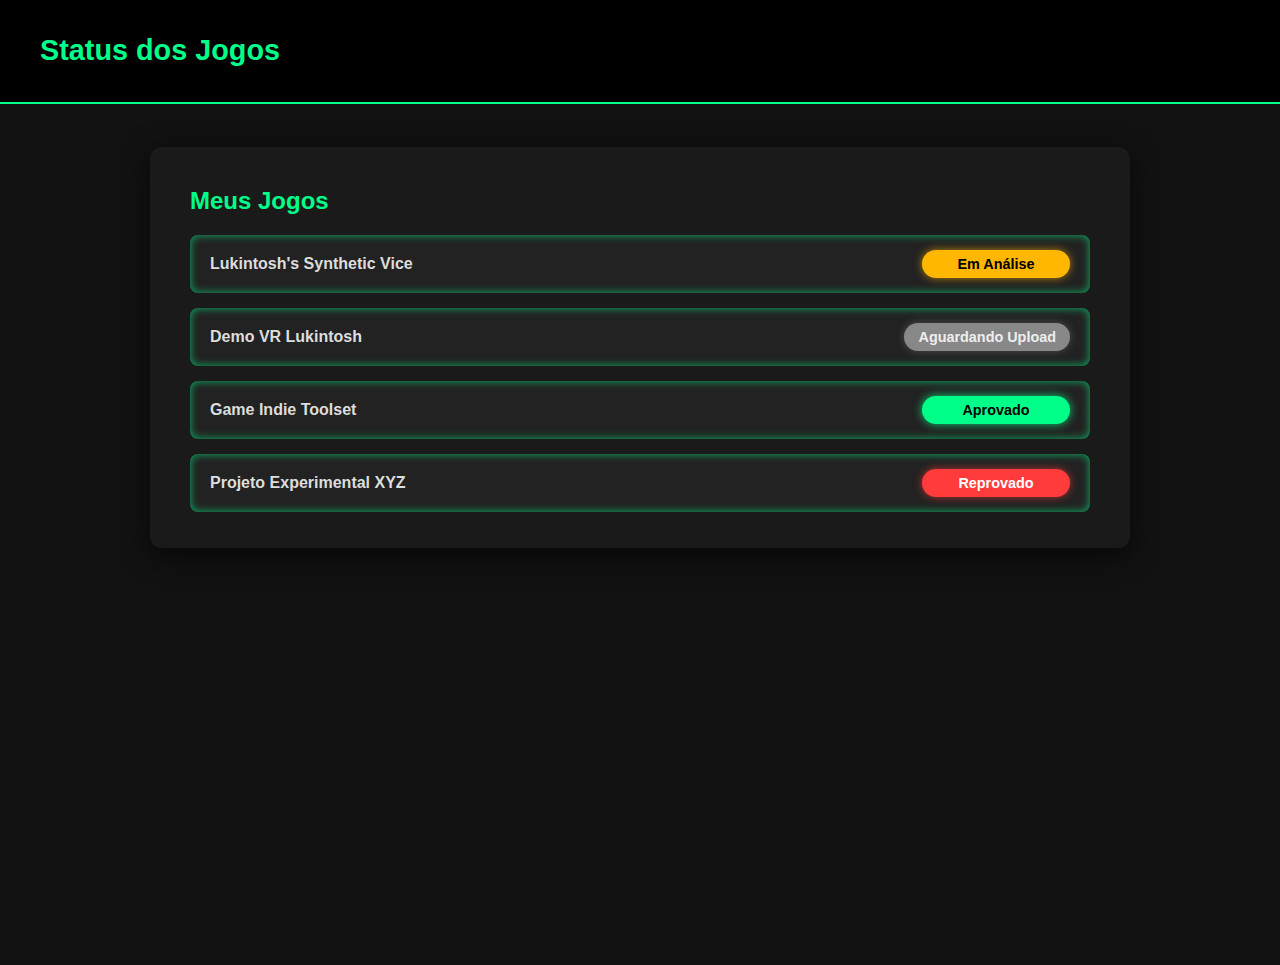
<file: status-jogos.html>
<!DOCTYPE html>
<html lang="pt-BR">
<head>
<meta charset="UTF-8" />
<meta name="viewport" content="width=device-width, initial-scale=1" />
<title>Status dos Jogos - ID@Lukintosh</title>
<style>
  body {
    margin: 0;
    font-family: 'Segoe UI', Tahoma, Geneva, Verdana, sans-serif;
    background: #121212;
    color: #ddd;
    min-height: 100vh;
  }
  header {
    position: fixed;
    top: 0; left: 0; width: 100%;
    background: #000;
    border-bottom: 2px solid #00ff88;
    padding: 15px 40px;
    display: flex;
    align-items: center;
    justify-content: space-between;
    z-index: 10000;
  }
  header h1 {
    color: #00ff88;
    font-weight: 700;
    font-size: 1.8rem;
    user-select: none;
  }
  nav {
    margin-top: 65px;
    background: #111;
    padding: 12px 40px;
    display: flex;
    gap: 25px;
  }
  nav a {
    color: #00ff88;
    text-decoration: none;
    font-weight: 600;
    transition: color 0.3s ease;
  }
  nav a:hover, nav a:focus {
    color: #009944;
    outline: none;
  }
  main {
    max-width: 900px;
    margin: 40px auto 80px;
    padding: 20px 40px;
    background: #1a1a1a;
    border-radius: 12px;
    box-shadow: 0 8px 30px #000a;
  }
  h2 {
    color: #00ff88;
    font-weight: 700;
    margin-bottom: 20px;
  }
  ul {
    list-style: none;
    padding-left: 0;
  }
  li {
    background: #222;
    margin-bottom: 15px;
    padding: 15px 20px;
    border-radius: 8px;
    display: flex;
    justify-content: space-between;
    align-items: center;
    font-weight: 600;
    box-shadow: inset 0 0 8px #00ff88aa;
    transition: background-color 0.3s ease;
  }
  li:hover, li:focus-within {
    background-color: #2a2a2a;
  }
  .status {
    padding: 6px 14px;
    border-radius: 20px;
    font-weight: 700;
    font-size: 0.9rem;
    min-width: 120px;
    text-align: center;
  }
  .status-pendente {
    background-color: #ffb700;
    color: #000;
    box-shadow: 0 0 8px #ffb700aa;
  }
  .status-aprovado {
    background-color: #00ff88;
    color: #000;
    box-shadow: 0 0 10px #00ff88cc;
  }
  .status-reprovado {
    background-color: #ff3b3b;
    color: #fff;
    box-shadow: 0 0 8px #ff3b3baa;
  }
  .status-aguardando {
    background-color: #888;
    color: #eee;
    box-shadow: 0 0 8px #666666aa;
  }
</style>
</head>
<body>

<header>
  <h1>Status dos Jogos</h1>
</header>

<nav role="navigation" aria-label="Menu principal">
  <a href="dashboard.html" tabindex="0">Dashboard</a>
  <a href="index.html" tabindex="0">Início</a>
  <a href="sdk-download.html" tabindex="0">SDKs</a>
  <a href="documentacao.html" tabindex="0">Documentação</a>
  <a href="suporte.html" tabindex="0">Suporte</a>
</nav>

<main role="main" aria-label="Lista de jogos e seus status">
  <h2>Meus Jogos</h2>
  <ul>
    <li tabindex="0">
      Lukintosh's Synthetic Vice
      <span class="status status-pendente" aria-label="Status: Em Análise">Em Análise</span>
    </li>
    <li tabindex="0">
      Demo VR Lukintosh
      <span class="status status-aguardando" aria-label="Status: Aguardando Upload">Aguardando Upload</span>
    </li>
    <li tabindex="0">
      Game Indie Toolset
      <span class="status status-aprovado" aria-label="Status: Aprovado">Aprovado</span>
    </li>
    <li tabindex="0">
      Projeto Experimental XYZ
      <span class="status status-reprovado" aria-label="Status: Reprovado">Reprovado</span>
    </li>
  </ul>
</main>

</body>
</html>
</file>
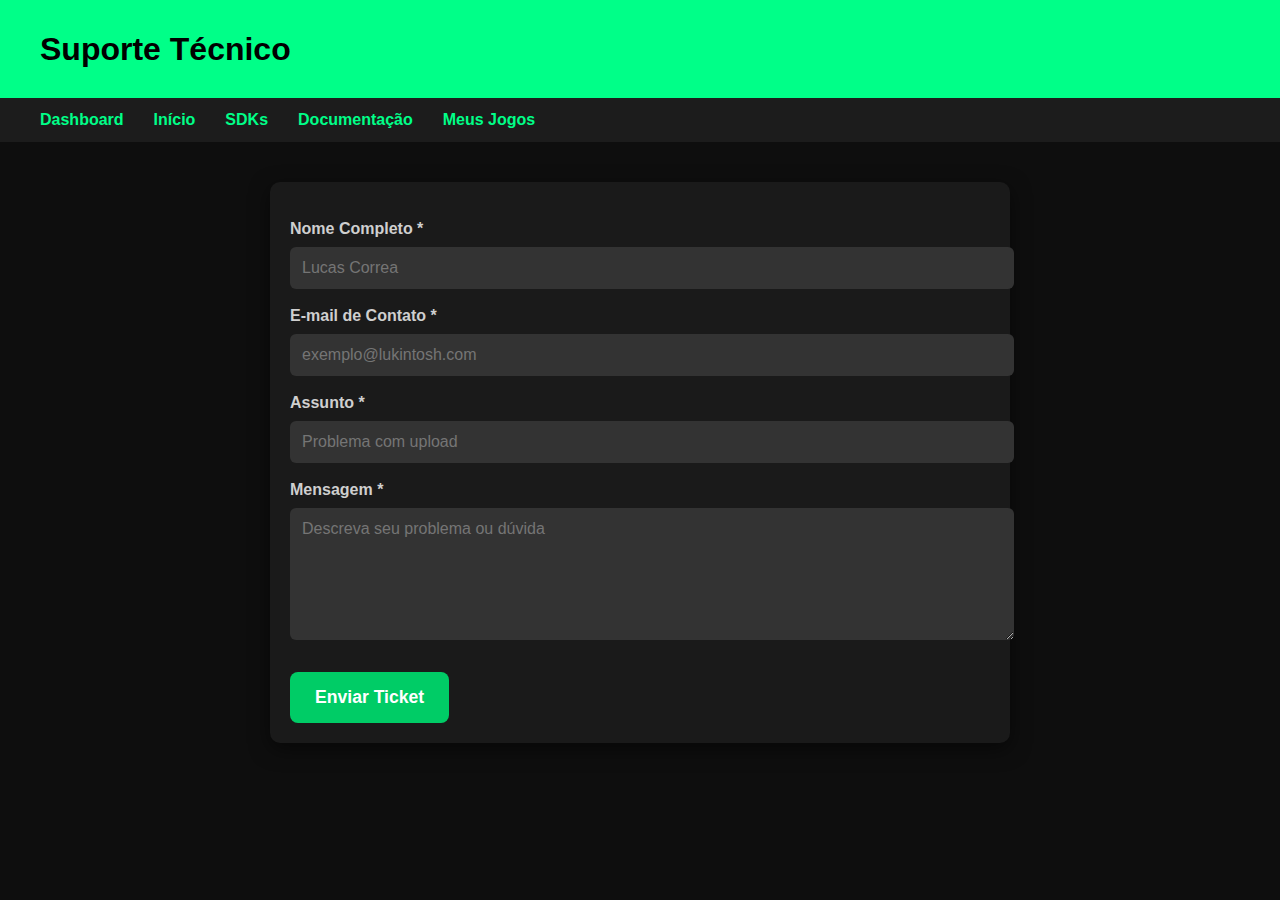
<file: suporte.html>
<!DOCTYPE html>
<html lang="pt-BR">
<head>
  <meta charset="UTF-8" />
  <meta name="viewport" content="width=device-width, initial-scale=1" />
  <title>Suporte - ID@Lukintosh</title>
  <style>
    body {
      margin: 0;
      background-color: #0e0e0e;
      color: #e0e0e0;
      font-family: 'Segoe UI', Tahoma, Geneva, Verdana, sans-serif;
      line-height: 1.5;
    }
    header {
      background-color: #00ff88;
      color: #000;
      padding: 25px 40px;
      box-shadow: 0 4px 10px rgba(0,0,0,0.3);
    }
    header h1 {
      margin: 0;
      font-size: 2rem;
    }
    nav {
      display: flex;
      background-color: #1c1c1c;
      padding: 10px 40px;
      gap: 30px;
    }
    nav a {
      color: #00ff88;
      text-decoration: none;
      font-weight: 600;
      transition: color 0.3s ease;
    }
    nav a:hover {
      color: #00cc66;
    }
    main {
      max-width: 700px;
      margin: 40px auto;
      padding: 20px;
      background-color: #1a1a1a;
      border-radius: 10px;
      box-shadow: 0 6px 20px rgba(0,0,0,0.5);
    }
    form label {
      display: block;
      margin-top: 15px;
      font-weight: 600;
      color: #cfcfcf;
    }
    form input, form textarea {
      width: 100%;
      padding: 12px;
      margin-top: 6px;
      border-radius: 6px;
      border: none;
      background-color: #333;
      color: #eee;
      font-size: 1rem;
      font-family: inherit;
      transition: background-color 0.3s ease;
    }
    form input:focus, form textarea:focus {
      background-color: #444;
      outline: none;
    }
    form button {
      margin-top: 25px;
      padding: 15px 25px;
      background-color: #00cc66;
      color: #fff;
      border: none;
      border-radius: 8px;
      font-weight: 700;
      cursor: pointer;
      font-size: 1.1rem;
      transition: background-color 0.3s ease;
    }
    form button:hover {
      background-color: #00994d;
    }
  </style>
</head>
<body>

<header>
  <h1>Suporte Técnico</h1>
</header>

<nav>
  <a href="dashboard.html">Dashboard</a>
  <a href="index.html">Início</a>
  <a href="sdk-download.html">SDKs</a>
  <a href="documentacao.html">Documentação</a>
  <a href="status-jogos.html">Meus Jogos</a>
</nav>

<main>
  <form action="#" method="post" novalidate>
    <label for="nome">Nome Completo *</label>
    <input type="text" id="nome" name="nome" placeholder="Lucas Correa" required />

    <label for="email">E-mail de Contato *</label>
    <input type="email" id="email" name="email" placeholder="exemplo@lukintosh.com" required />

    <label for="assunto">Assunto *</label>
    <input type="text" id="assunto" name="assunto" placeholder="Problema com upload" required />

    <label for="mensagem">Mensagem *</label>
    <textarea id="mensagem" name="mensagem" rows="6" placeholder="Descreva seu problema ou dúvida" required></textarea>

    <button type="submit">Enviar Ticket</button>
  </form>
</main>

</body>
</html>
</file>
<file: style.css>
/* style.css */
* {
  margin: 0;
  padding: 0;
  box-sizing: border-box;
}
body {
  font-family: 'Segoe UI', Tahoma, Geneva, Verdana, sans-serif;
  background: #f5f7fa;
  color: #222;
  line-height: 1.6;
  padding-top: 70px;
}
header {
  position: fixed;
  top: 0;
  left: 0;
  width: 100%;
  background-color: #111;
  color: #00ff88;
  padding: 15px 30px;
  box-shadow: 0 2px 8px rgba(0,0,0,0.2);
  z-index: 1000;
  display: flex;
  align-items: center;
  justify-content: space-between;
}
header h1 {
  font-size: 1.6rem;
  user-select: none;
}
nav a {
  color: #00ff88;
  text-decoration: none;
  margin-left: 25px;
  font-weight: 600;
  transition: color 0.3s ease;
}
nav a:hover {
  color: #00cc66;
}
main {
  max-width: 900px;
  margin: 0 auto;
  padding: 20px;
}
section {
  margin-bottom: 40px;
}
.card {
  background: #fff;
  border-radius: 12px;
  box-shadow: 0 2px 10px rgba(0,0,0,0.1);
  padding: 25px 30px;
  transition: transform 0.3s ease, box-shadow 0.3s ease;
  cursor: default;
}
.card:hover {
  transform: translateY(-6px);
  box-shadow: 0 6px 30px rgba(0,0,0,0.15);
}
.card h2 {
  margin-bottom: 15px;
  display: flex;
  align-items: center;
  font-size: 1.5rem;
  gap: 10px;
}
/* Ícones simples com emojis */
.icon-sdk::before { content: "🛠️"; }
.icon-docs::before { content: "📚"; }
.icon-community::before { content: "🌐"; }
.icon-contact::before { content: "✉️"; }

ul {
  list-style: none;
  padding-left: 10px;
}
li {
  margin-bottom: 10px;
}
a {
  color: #00bb77;
  text-decoration: none;
  font-weight: 600;
  transition: color 0.3s ease;
}
a:hover {
  color: #009955;
  text-decoration: underline;
}
footer {
  text-align: center;
  padding: 20px;
  font-size: 14px;
  background: #eee;
  color: #666;
  margin-top: 60px;
}
/* Formulário básico */
form {
  display: flex;
  flex-direction: column;
  gap: 15px;
}
input, textarea {
  padding: 10px;
  border-radius: 6px;
  border: 1px solid #ccc;
  font-size: 1rem;
  resize: vertical;
  font-family: inherit;
}
button {
  padding: 12px;
  background-color: #00bb77;
  border: none;
  border-radius: 8px;
  color: white;
  font-weight: 700;
  cursor: pointer;
  transition: background-color 0.3s ease;
}
button:hover {
  background-color: #009955;
}
/* Responsividade */
@media (max-width: 600px) {
  header {
    flex-direction: column;
    padding: 10px 15px;
    gap: 10px;
  }
  nav a {
    margin-left: 0;
    margin-right: 15px;
  }
  main {
    padding: 15px 10px;
  }
}
</file>
